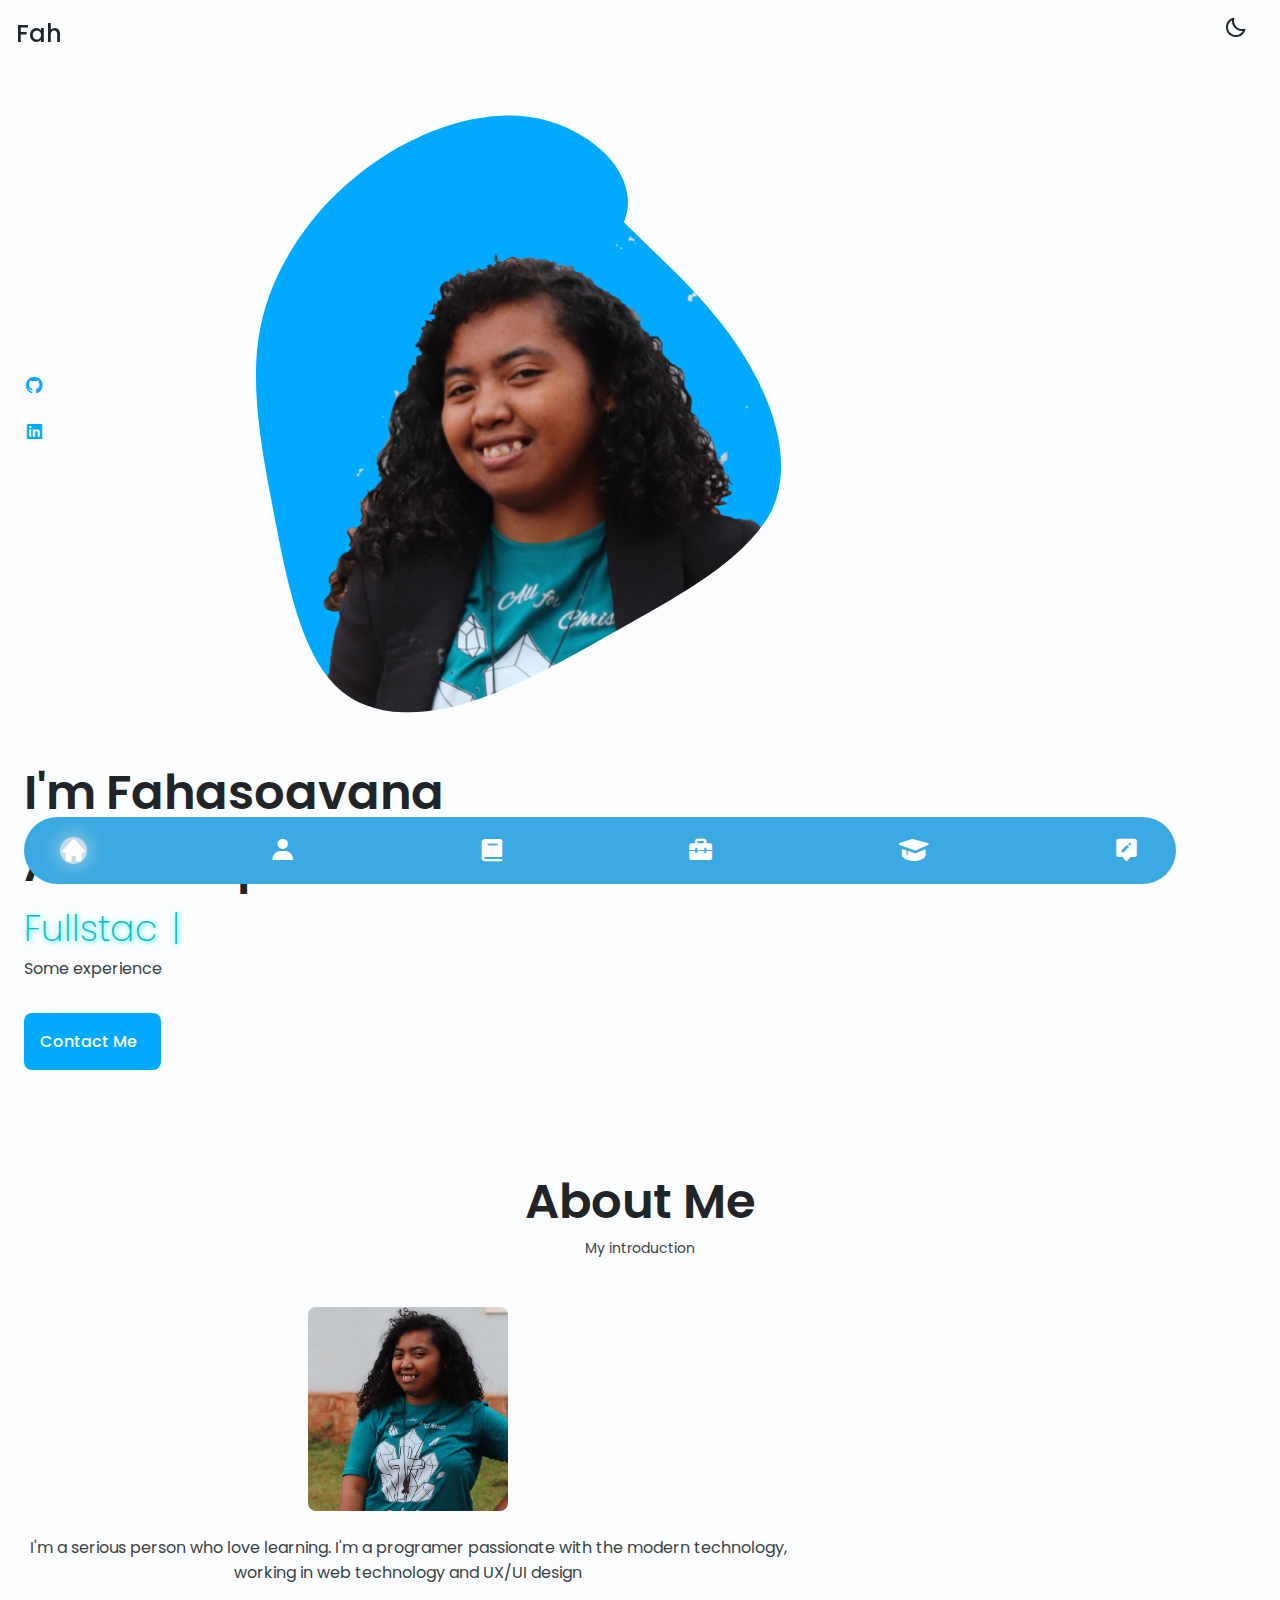
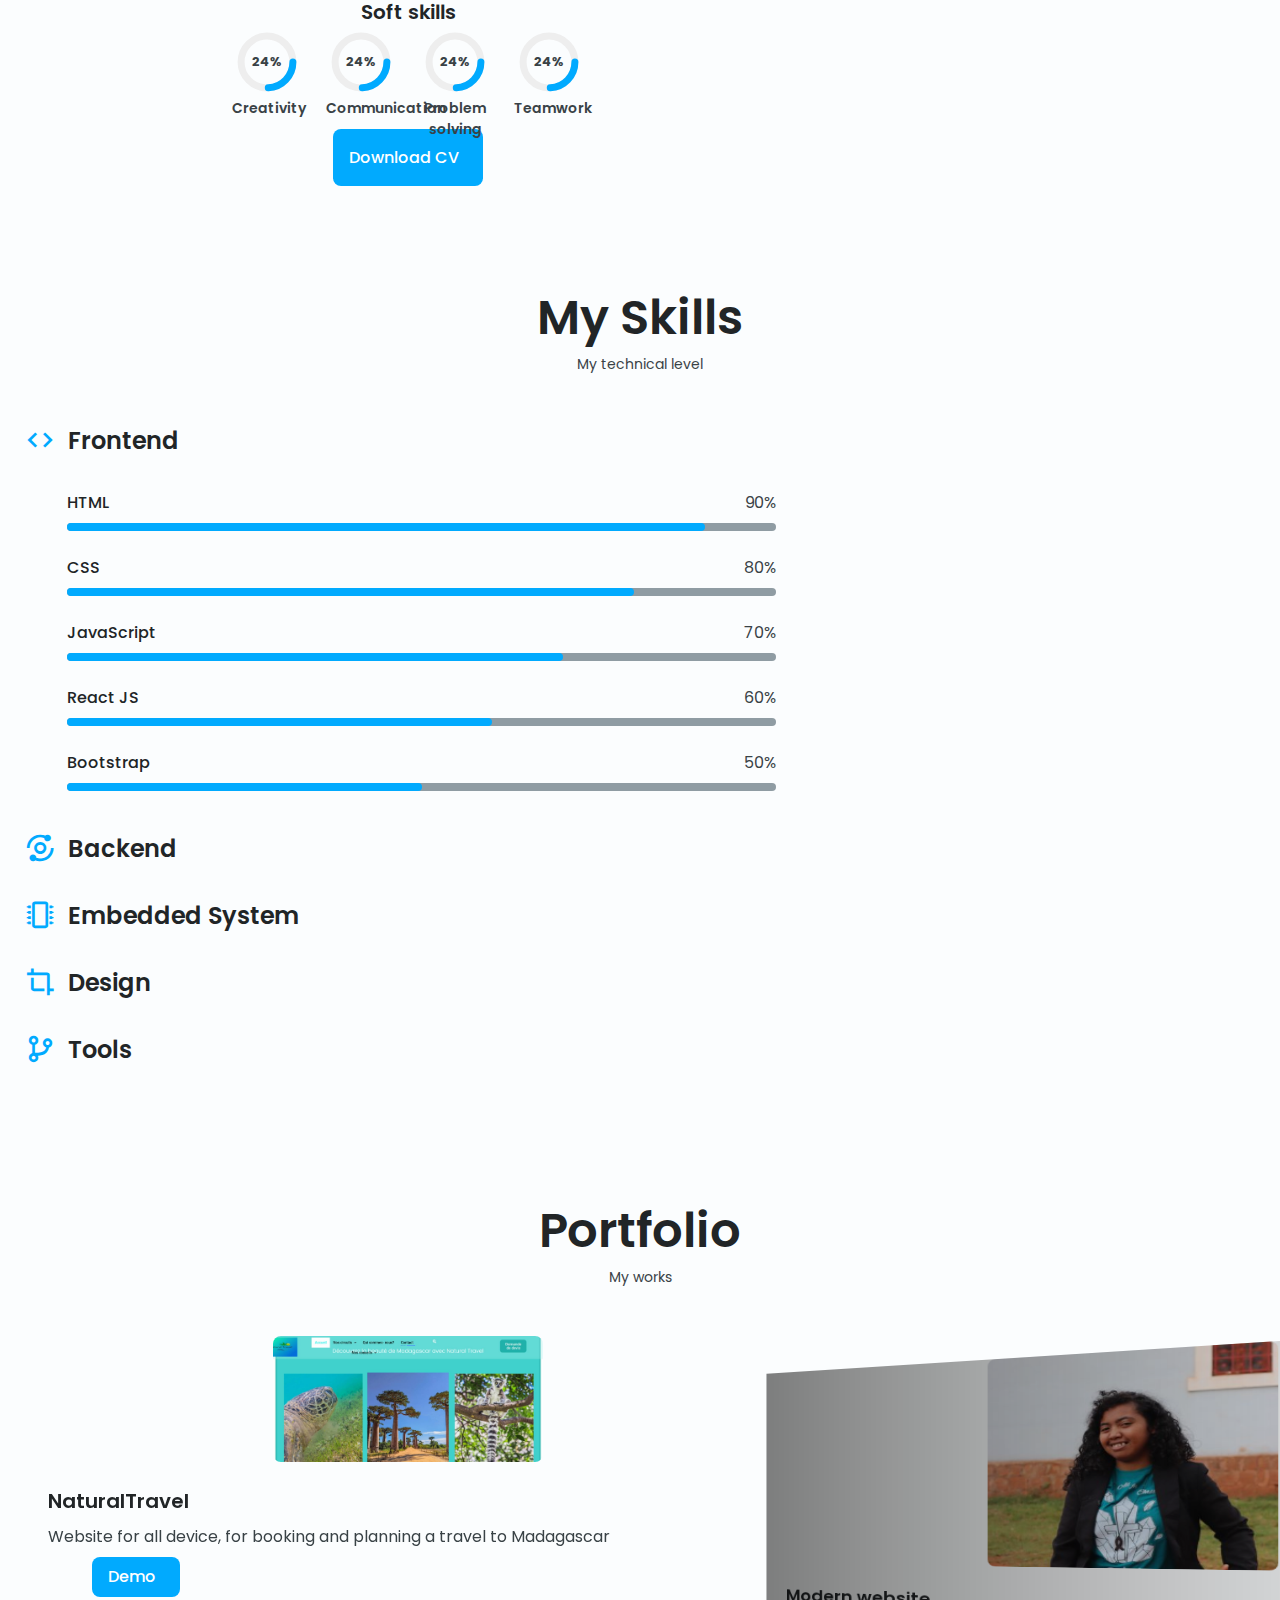
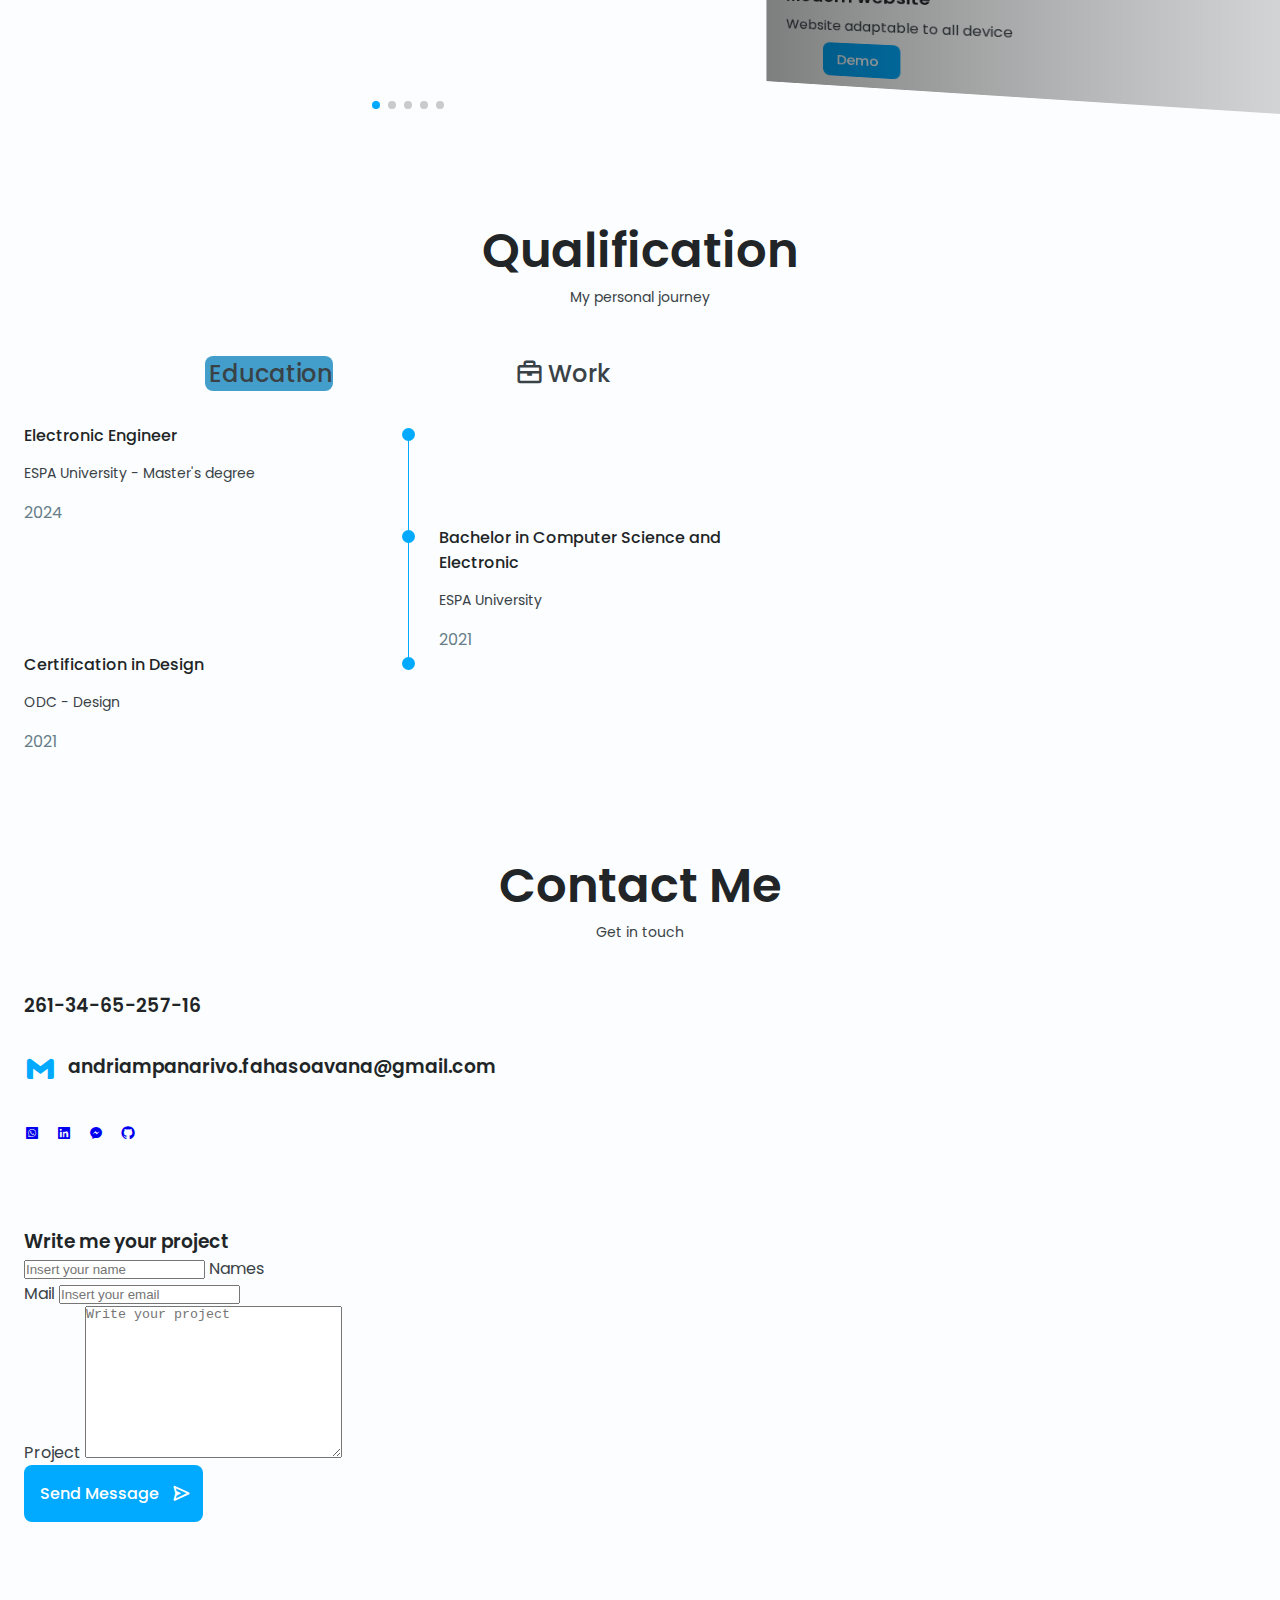
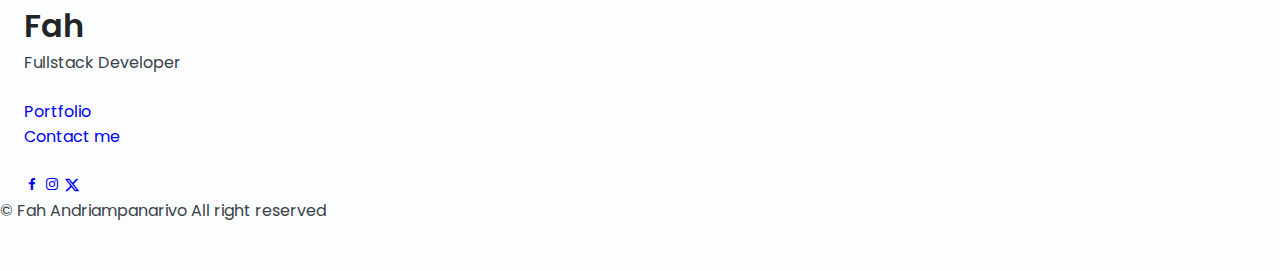
<file: index.html>
<!DOCTYPE html>

<html lang="en-US">
  <head>
     <!--==============META=========== -->
  <meta charset="UTF-8">
  <meta http-equiv="X-UA-Compatible" content="IE=edge">
  <meta name="viewport" content="width=device-width, initial-scale=1.0">

  <!----==========FONT AWESOME===========-->
 <!--<link rel="stylesheet" href="https://cdnjs.cloudflare.com/ajax/libs/font-awesome/6.5.1/css/all.min.css">-->
 <link rel="stylesheet" href="fontawesome/css/all.min.css">

  <!--==============BOXICON========== -->
  <link rel="stylesheet" href='https://unpkg.com/boxicons@2.1.4/css/boxicons.min.css'>


  <!--==============UNICONS=========== -->
  <link rel="stylesheet" href="https://unicons.iconscout.com/release/v4.0.8/css/line.css">

   <!--==============SWIPER CSS=========== -->
 <link rel="stylesheet" href="styleCss/swiper-bundle.min.css">


   <!--============== MAIN CSS=========== -->
  <link rel="stylesheet" href="style.css">

 

   
  </head>
  
    <body>

      <!---============HEADER===============-->
       <header class="header" id="header"> 
         <nav class="nav container">

          <a href="#" class="nav_logo"> Fah </a>
          <div class="nav_menu">
            <ul class="nav_list">

              <li class="nav_item">
                <a href="#home"  class="nav_link active-link"> 
                  <i class="bx bxs-home nav_icon"></i>
                  <span class="nav_text"> Home </span>
                </a>
              </li>

              <li class="nav_item">
                <a href="#about"  class="nav_link"> 
                  <i class="bx bxs-user nav_icon"></i>
                  <span class="nav_text"> About me </span>
                 </a>
              </li>

              <li class="nav_item">
                <a href="#skills" class="nav_link"> 
                  <i class="bx bxs-book nav_icon"></i>
                  <span class="nav_text"> Skills </span> 
                </a>
              </li>

              <li class="nav_item">
                <a href="#portfolio" class="nav_link" > 
                  <i class="bx bxs-briefcase-alt-2 nav_icon"></i> 
                  <span class="nav_text"> Portfolio </span>
                </a> 
              </li>

              <li class="nav_item">
                <a href="#qualification" class="nav_link"> 
                  <i class='bx bxs-graduation nav_icon1'></i>
                  <span class="nav_text">Qualification </span>
                </a>
              </li>

              <li class="nav_item">
                <a href="#contact" class="nav_link"> 
                  <i class='bx bxs-message-alt-edit nav_icon'></i>
                  <span class="nav_text"> Contact </span>
                </a>
              </li>

            </ul>
          </div>

          <!---====Theme change button=====-->
          <i class='bx bx-moon change-theme' id="theme-button"> </i>
          </nav>
       </header>

      

    <!-----=============== MAIN =====================-->  
<main class="main">
    <!--==============Section HOME=========== -->
       <section class="home section" id="home"> 
         <div class="home_container container grid">
          <div class="home_content grid">

            <div class="home_social">
              <a href="https://github.com/Fahsou" target="_blank" class="home_social-icon">
                <i class='bx bxl-github contact_icon'></i> 
              </a>
              <a href="https://www.linkedin.com/in/fah-andriampanarivo-a5270b223/" 
                target="_blank" class="home_social-icon">
                <i class='bx bxl-linkedin-square contact_icon'></i>  
              </a>
            </div>
             
             <div class="home_img">
              <svg class="home_blob" viewBox="0 0 190 190" xmlns="http://www.w3.org/2000/svg">
                <mask id="blobMask">
                  <path fill="white" d="M40,-60C52,-48,64,-38,74,-23C84,-8,91,11,84,26C76,41,55,52,39,61C23,70,11,77,-3,82C-17,87,-35,89,-46,78C-57,67,-61,44,-65,23C-69,2,-72,-17,-67,-34C-62,-51,-50,-67,-34,-78C-18,-89,2,-95,18,-90C34,-85,45,-72,40,-60Z" transform="translate(100 100)" />
                </mask>
                <g mask="url(#blobMask)">
                  <rect class="first-color-bg" x="0" y="0" width="200" height="200" />
                  <image class="home_blob-img" x="15" y="24" width="200" height="200" href="home_img.png" />
                </g>
              </svg>
          </div>

             <div class="home_data">
              <h1 class="home_title"> I'm Fahasoavana Andriampanarivo </h1>
              <h3 id="typed">  </h3>
              <p class="home_description">Some experience</p>
              <a href="#contact" class="button button--flex">
                Contact Me <i class="uil uil-message button_icon"></i>
              </a>
            </div>
         </div>
  
         <div class="home_scroll">
          <a href="#about" class="home_scroll-button button--flex">
            <i class="bx bxs-mouse home_scroll-mouse"></i>
            <span class="home_scroll-name">Scroll down</span>
            <i class="bx bx-down-arrow-alt home_scroll-arrow"></i>
          </a>
         </div>
        </div>
         </section> 

        
    <!--==============Section ABOUT ME=========== -->
       <section class="about section " id="about"> 
        <h2 class="section_title"> About Me </h2>
         <span class="section_subtitle"> My introduction</span>

          <div class="about_container container grid ">

              <img class="about_img" src="abo.JPG" alt="Aboutme">
            
              
             <div class="about_data" >
              <p class="about_description"> I'm a serious person who love learning. 
                I'm a programer passionate with the modern technology, working in web technology and
              UX/UI design </p>
            

            <!--Soft skills plus circle progress bar-->
            
            <div  class="soft-container">
              <h3 class="soft_title"> Soft skills</h3>

              <div class="circle-wrapper">
                
                <div class="progress-container circle-wrap" data-progress="80">
                  <svg class="progress-ring"  width="70" height="70" viewBox="0 0 100 100">
                      <circle class="progress-ring__background" cx="50" cy="50" r="37"></circle>
                      <circle class="progress-ring__circle" cx="50" cy="50" r="37"></circle>
                  </svg>
                  <div class="progress-text">0%</div>
                  <p class="radial-text"> Creativity</p>
              </div>

              <div class="progress-container circle-wrap" data-progress="75">
                <svg class="progress-ring"  width="70" height="70" viewBox="0 0 100 100">
                  <circle class="progress-ring__background" cx="50" cy="50" r="37"></circle>
                  <circle class="progress-ring__circle" cx="50" cy="50" r="37"></circle>
              </svg>
                <div class="progress-text">0%</div>
                <p class="radial-text"> Communication</p>
              </div>

              <div class="progress-container circle-wrap" data-progress="85">
                <svg class="progress-ring"  width="70" height="70" viewBox="0 0 100 100">
                  <circle class="progress-ring__background" cx="50" cy="50" r="37"></circle>
                  <circle class="progress-ring__circle" cx="50" cy="50" r="37"></circle>
              </svg>
                <div class="progress-text">0%</div>
                <p class="radial-text"> Problem solving</p>
              </div>

              <div class="progress-container circle-wrap" data-progress="65">
                <svg class="progress-ring"  width="70" height="70" viewBox="0 0 100 100">
                  <circle class="progress-ring__background" cx="50" cy="50" r="37"></circle>
                  <circle class="progress-ring__circle" cx="50" cy="50" r="37"></circle>
              </svg>
              <div class="progress-text">0%</div>
              <p class="radial-text"> Teamwork</p>
            </div>

           </div>

          </div>
          

          <div class="about_buttons">
            <a download="" href="CV.pdf" class="button button--flex">
             Download CV  <i class="uil uil-import button_icon about_button"></i>
            </a>
           </div>
        </div>

        </div>
      </section>

    <!--==============Section SKILLS=========== -->
      <section class="skills section" id="skills">
          <h2 class="section_title"> My Skills</h2>
          <span class="section_subtitle">My technical level</span>
          <div class="skills_container container grid">
            <div class="skills_containers">
              <!--============== SKILLS 1 / FRONTEND=========== -->
              <div class="skills_content skills_open skills_frontend">
                <div class="skills_header">
                  <i class="bx bx-code skills_icon"></i>

                  <div>
                    <h1 class="skills_title">Frontend</h1>
                  </div>

                  <i class="uil uil-angle-down skills_arrow"></i>
                </div>

                <div class="skills_list grid">

                  <div class="skills_data">
                    <div class="skills_titles">
                      <h3 class="skills_name"> HTML</h3>
                        <span class="skills_number" data-percentage="90"> 90%</span>
                    </div>
                    <div class="skills_bar">
                      <span class="skills_percentage skills_html" style="--skill-percentage: 90%;"></span>
                    </div>
                 </div>

                 <div class="skills_data">
                  <div class="skills_titles">
                    <h3 class="skills_name"> CSS</h3>
                      <span class="skills_number"  data-percentage="80"> 80%</span>
                  </div>
                  <div class="skills_bar">
                    <span class="skills_percentage skills_css" style="--skill-percentage: 80%;"></span>
                  </div>
               </div>

               <div class="skills_data">
                <div class="skills_titles">
                  <h3 class="skills_name"> JavaScript</h3>
                    <span class="skills_number" data-percentage="70"> 70%</span>
                </div>
                <div class="skills_bar">
                  <span class="skills_percentage skills_js" style="--skill-percentage: 65%;"></span>
                </div>
             </div>

             <div class="skills_data">
              <div class="skills_titles">
                <h3 class="skills_name"> React JS</h3>
                  <span class="skills_number" data-percentage="60"> 60%</span>
              </div>
              <div class="skills_bar">
                <span class="skills_percentage skills_react" style="--skill-percentage: 60%;"></span>
              </div>
           </div>

           <div class="skills_data">
            <div class="skills_titles">
              <h3 class="skills_name"> Bootstrap</h3>
                <span class="skills_number" data-percentage="50"> 50%</span>
            </div>
            <div class="skills_bar">
              <span class="skills_percentage skills_boot"></span>
            </div>
          </div>

              </div>
              </div>

              <!--============== SKILLS 2 / BACKEND=========== -->
              <div class="skills_content skills_close">
                <div class="skills_header">
                  <i class="bx bx-analyse skills_icon"></i>

                  <div>
                    <h1 class="skills_title">Backend</h1>
                  </div>

                  <i class="uil uil-angle-down skills_arrow"></i>
                </div>

                <div class="skills_list grid">

                  <div class="skills_data">
                    <div class="skills_titles">
                      <h3 class="skills_name"> PHP</h3>
                        <span class="skills_number" data-percentage="70"> 65%</span>
                    </div>
                    <div class="skills_bar">
                      <span class="skills_percentage skills_php"></span>
                    </div>
                 </div>

                 <div class="skills_data">
                  <div class="skills_titles">
                    <h3 class="skills_name"> SQL / MySQL</h3>
                      <span class="skills_number" data-percentage="65"> 70%</span>
                  </div>
                  <div class="skills_bar">
                    <span class="skills_percentage skills_sql" ></span>
                  </div>
               </div>

               <div class="skills_data">
                <div class="skills_titles">
                  <h3 class="skills_name"> Node JS</h3>
                    <span class="skills_number" data-percentage="60"> 60%</span>
                </div>
                <div class="skills_bar">
                  <span class="skills_percentage skills_node" ></span>
                </div>
             </div>

             <div class="skills_data">
              <div class="skills_titles">
                <h3 class="skills_name"> Python</h3>
                  <span class="skills_number" data-percentage="60"> 65%</span>
              </div>
              <div class="skills_bar">
                <span class="skills_percentage skills_python"></span>
              </div>
           </div>

           <div class="skills_data">
            <div class="skills_titles">
              <h3 class="skills_name"> Java</h3>
                <span class="skills_number" data-percentage="50"> 50%</span>
            </div>
            <div class="skills_bar">
              <span class="skills_percentage skills_java"></span>
            </div>
          </div>

                </div>
              </div>

               <!--============== SKILLS 3 / EMBEDDED SYSTEM=========== -->

               <div class="skills_content skills_close">
                <div class="skills_header">
                  <i class="bx bx-microchip skills_icon"></i>

                  <div>
                    <h1 class="skills_title">Embedded System</h1>
                  </div>

                  <i class="uil uil-angle-down skills_arrow"></i>
                </div>

                <div class="skills_list grid">

                  <div class="skills_data">
                    <div class="skills_titles">
                      <h3 class="skills_name"> C programming language</h3>
                        <span class="skills_number" data-percentage="70"> 70%</span>
                    </div>
                    <div class="skills_bar">
                      <span class="skills_percentage skills_c"></span>
                    </div>
                 </div>
                  
                 <div class="skills_data">
                  <div class="skills_titles">
                    <h3 class="skills_name"> Hardware programming</h3>
                      <span class="skills_number" data-percentage="65"> 65%</span>
                  </div>
                  <div class="skills_bar">
                    <span class="skills_percentage skills_hard"></span>
                  </div>
               </div>

                  <div class="skills_data">
                    <div class="skills_titles">
                      <h3 class="skills_name"> Arduino</h3>
                        <span class="skills_number" data-percentage="75"> 75%</span>
                    </div>
                    <div class="skills_bar">
                      <span class="skills_percentage skills_arduino"></span>
                    </div>
                 </div>

                 <div class="skills_data">
                  <div class="skills_titles">
                    <h3 class="skills_name"> Raspberry pi</h3>
                      <span class="skills_number" data-percentage="60"> 60%</span>
                  </div>
                  <div class="skills_bar">
                    <span class="skills_percentage skills_rpi"></span>
                  </div>
               </div>

              </div>
              </div>

              <!--============== SKILLS 4 / DESIGN=========== -->
              <div class="skills_content skills_close">
                <div class="skills_header">
                  <i class="bx bx-crop skills_icon"></i>

                  <div>
                    <h1 class="skills_title">Design</h1>
                  </div>

                  <i class="uil uil-angle-down skills_arrow"></i>
                </div>

                <div class="skills_list grid">

                  <div class="skills_data">
                    <div class="skills_titles">
                      <h3 class="skills_name"> Photoshop</h3>
                        <span class="skills_number" data-percentage="75"> 75%</span>
                    </div>
                    <div class="skills_bar">
                      <span class="skills_percentage skills_photoshop"></span>
                    </div>
                 </div>

                 <div class="skills_data">
                  <div class="skills_titles">
                    <h3 class="skills_name"> Illustrator</h3>
                      <span class="skills_number" data-percentage="70"> 70%</span>
                  </div>
                  <div class="skills_bar">
                    <span class="skills_percentage skills_illustrator"></span>
                  </div>
               </div>

              </div>
              </div>

              <!--============== SKILLS 5 / TOOLS=========== -->
              <div class="skills_content skills_close">
                <div class="skills_header">
                  <i class="bx bx-git-branch skills_icon"></i>

                  <div>
                    <h1 class="skills_title">Tools</h1>
                  </div>

                  <i class="uil uil-angle-down skills_arrow"></i>
                </div>

                <div class="skills_list grid">

                  <div class="skills_data">
                    <div class="skills_titles">
                      <h3 class="skills_name"> Git</h3>
                        <span class="skills_number" data-percentage="70"> 70%</span>
                    </div>
                    <div class="skills_bar">
                      <span class="skills_percentage skills_git"></span>
                    </div>
                 </div>

                 <div class="skills_data">
                  <div class="skills_titles">
                    <h3 class="skills_name"> Wordpress/CMS</h3>
                      <span class="skills_number" data-percentage="75"> 75%</span>
                  </div>
                  <div class="skills_bar">
                    <span class="skills_percentage skills_cms" ></span>
                  </div>
               </div>

              </div>
              </div>

            </div>
          </div>

      </section>

  <!--========================PORTFOLIO PROJECT CONTENT=========================-->
  <section class="portfolio section" id="portfolio">
    <h2 class="section_title ">Portfolio</h2>
    <span class="section_subtitle">My works</span>

    <div class="portfolio_wrapper">
    <div class="portfolio_container container swiper-container ">
      
       <div class="swiper-wrapper">
           <!--========================PORTFOLIO 1=========================-->

        <div class="portfolio_content  grid swiper-slide portfolio " data-modal="modal1">
          
          <img src="NaturalTravel/NaturalTravel2.jpg" alt="" class="NaturalTravel work_img">
          
          <div class="portfolio_data">
            <h3 class="portfolio_title"> NaturalTravel</h3>
            <p class="portfolio_description"> Website for  all device, for booking 
             and planning a travel to Madagascar </p>
            <span class="button button--flex button--small work_button">
              Demo <i class="uil uil-arrow-right button_icon"></i>
             </span>
             
        </div>
        </div>
          
           
          
         <!--========================PORTFOLIO 2=========================-->
        <div class="portfolio_content grid swiper-slide portfolio2" data-modal="modal2">
          <img src="Fah7.JPG" alt="" class="work_img">

          <div class="portfolio_data">
            <h3 class="portfolio_title">Modern website</h3>
             <p class="portfolio_description"> Website adaptable to all device</p>
            <span  class="button button--flex button--small work_button">
              Demo <i class="uil uil-arrow-right button_icon"> </i>
            </span>
          </div>

        
         </div> 
          
        

        <!--========================PORTFOLIO 3=========================-->
        <div class="portfolio_content grid swiper-slide " data-modal="modal3">
          <img src="Fah7.JPG" alt="" class="work_img">

          <div class="portfolio_data">
            <h3 class="portfolio_title">Modern website</h3>
            <p class="portfolio_description"> Website adaptable to all device</p>
            <span class="button button--flex button--small work_button">
              Demo <i class="uil uil-arrow-right button_icon"> </i>
            </span>
            </div>

          
        </div>

         
        <!--========================PORTFOLIO 4=========================-->
        <div class="portfolio_content grid  swiper-slide" data-modal="modal4">
          <img src="Fah7.JPG" alt="" class="work_img">

          <div class="portfolio_data">
            <h3 class="portfolio_title">Modern website</h3>
            <p class="portfolio_description"> Website adaptable to all device</p>
            <span class="button button--flex button--small work_button">
              Demo <i class="uil uil-arrow-right button_icon"></i>
            </span>
            </div>
        </div>

          
         <!--========================PORTFOLIO 5=========================-->
         <div class="portfolio_content grid swiper-slide" data-modal="modal5">
          <img src="Fah7.JPG" alt="" class="work_img">

          <div class="portfolio_data">
            <h3 class="portfolio_title">Modern website</h3>
            <p class="portfolio_description"> Website adaptable to all device</p>
            <span class="button button--flex button--small work_button">
              Demo <i class="uil uil-arrow-right button_icon"></i>
            </span>
            </div>
          </div>

      </div>
      <!----Add arrows portfolio---->
      <div class="portfolio-button-prev swiper-button-prev">
        <i class="uil uil-angle-left-b swiper-portfolio-icon"></i>
      </div>
      <div class="portfolio-button-next swiper-button-next">
        <i class="uil uil-angle-right-b swiper-portfolio-icon"></i>
      </div>

      <!-----Add pagination portfolio--->
      <div class="portfolio-pagination swiper-pagination"></div>

    </div>
  </div>


  <!-------===============-MODAL DES PORTFOLIO==========================-->

          <!--==========PORTFOLIO MODAL1================-->

          <div class="work_modal" id="modal1">
            <div class="work_modal-content">
              <i class="uil uil-times work_modal-close"> X </i>
        <!---- Swiper---->
        <div class=" work-swiper swiper-container">
          <div class="swiper-wrapper">
          <div  class="modal_img swiper-slide">  <img src="NaturalTravel/nt3.jpg" alt=""> </div>
          <div  class="modal_img swiper-slide"><img src="about1.jpg" alt=""> </div>
        </div>
        <!---- Arrow----->
         <div class="modal-button-next swiper-button-next">
          <i class="bx bxs-chevrons-right swiper-modal-icon"></i>
         </div>
         <div class="modal-button-prev swiper-button-prev">
          <i class="bx bxs-chevrons-left swiper-modal-icon"></i>
         </div> 
        <!---Add pagination-->
         <div class="modal-pagination swiper-pagination"></div>
      </div> 
  
         <!---Texte apres le swiper---->
          <h3 class="work_modal-title">Natural Travel</h3>
          <p> It's a website.</p>
          <ul class="work_modal-works grid">
            <li class="work_modal-work"> Techno 1</li>
            <li class="work_modal-work"> Techno 2</li>
          </ul>
          <a href="https://naturaltravelmadagascar.com" class= "button button--flex button--small"  >
            Go to site <i class="uil uil-arrow-right button_icon"> </i>
          </a>
      </div>
           </div>
  
            <!--===============PORTFOLIO MODAL2=================-->
            <div class="work_modal" id="modal2">
              <div class="work_modal-content">
                <i class="uil uil-times work_modal-close"> X </i>
              <!---- Swiper---->
                <div class=" work-swiper swiper-container">
                  <div class="swiper-wrapper">
                   <div  class="modal_img swiper-slide">  <img src="modal1.png" alt=""> </div>
                    <div  class="modal_img swiper-slide"><img src="about1.jpg" alt=""> </div>
                  
                </div> 
                <!---- Arrow----->
                 <div class="modal-button-next swiper-button-next">
                  <i class="bx bxs-chevrons-right swiper-modal-icon"></i>
                 </div>
                 <div class="modal-button-prev swiper-button-prev">
                  <i class="bx bxs-chevrons-left swiper-modal-icon"></i>
                 </div>
                <!---Add pagination-->
                 <div class="modal-pagination swiper-pagination"></div>
              </div> 
  
                  <!--Texte apres le swiper-->
                  <h3 class="work_modal-title"> SCADA System</h3>
                  <p> It's a website......</p>
                  <ul class="work_modal-works grid">
                    <li class="work_modal-work"> Techno 1</li>
                    <li class="work_modal-work"> Techno 2</li>
                  </ul>
              </div>
            </div>
  
            <!--===============PORTFOLIO MODAL 3=================-->
            <div class="work_modal" id="modal3">
              <div class="work_modal-content">
                <i class="uil uil-times work_modal-close"> X </i>
              <!---- Swiper---->
                <div class="work-swiper swiper-container">
                  <div class="swiper-wrapper">
                    <div  class="modal_img swiper-slide">  <img src="modal1.png" alt=""> </div>
                    <div  class="modal_img swiper-slide"><img src="about1.jpg" alt=""> </div>
                 </div> 
                <!---- Arrow----->
                <div class="modal-button-next swiper-button-next">
                  <i class="bx bxs-chevrons-right swiper-modal-icon"></i>
                </div>
                <div class="modal-button-prev swiper-button-prev">
                  <i class="bx bxs-chevrons-left swiper-modal-icon"></i>
                </div>
                 <!---Add pagination-->
                 <div class="modal-pagination swiper-pagination"></div>
               </div> 
  
                  <!--Texte apres swiper---->
                  <h3 class="work_modal-title">Natural Travel</h3>
                  <p> It's a website......</p>
                  <ul class="work_modal-works grid">
                    <li class="work_modal-work"> Techno 1</li>
                    <li class="work_modal-work"> Techno 2</li>
                  </ul>
              </div>
            </div>
  
            <!--===============PORTFOLIO MODAL 4=================-->
            <div class="work_modal" id="modal4">
              <div class="work_modal-content">
                <i class="uil uil-times work_modal-close"> X </i>
              <!---- Swiper---->
                <div class="work-swiper swiper-container">
                  <div class="swiper-wrapper">
                    <div  class="modal_img swiper-slide">  <img src="modal1.png" alt=""> </div>
                    <div  class="modal_img swiper-slide"><img src="about1.jpg" alt=""> </div>
                </div> 
                <!---- Arrow----->
                <div class="modal-button-next swiper-button-next">
                  <i class="bx bxs-chevrons-right swiper-modal-icon"></i>
                </div>
                <div class="modal-button-prev swiper-button-prev">
                  <i class="bx bxs-chevrons-left swiper-modal-icon"></i>
                </div>
                <!---Add pagination-->
                <div class="modal-pagination swiper-pagination"></div>
               </div> 
  
                  <!---Texte apres swiper-->
                  <h3 class="work_modal-title">Natural Travel</h3>
                  <p> It's a website......</p>
                  <ul class="work_modal-works grid">
                    <li class="work_modal-work"> Techno 1</li>
                    <li class="work_modal-work"> Techno 2</li>
                  </ul>
              </div>
            </div>
   
             <!--===============PORTFOLIO MODAL 5=================-->
             <div class="work_modal" id="modal5">
              <div class="work_modal-content">
                <i class="uil uil-times work_modal-close"> X </i>
              <!---- Swiper modal---->
                <div class="work-swiper swiper-container">
                  <div class="swiper-wrapper">
                    <div  class="modal_img swiper-slide">  <img src="modal1.png" alt=""> </div>
                    <div  class="modal_img swiper-slide"><img src="about1.jpg" alt=""> </div>
                </div>
                <!---- Arrow modal----->
                <div class="modal-button-next swiper-button-next">
                  <i class="bx bxs-chevrons-right swiper-modal-icon"></i>
                </div>
                <div class="modal-button-prev swiper-button-prev">
                  <i class="bx bxs-chevrons-left swiper-modal-icon"></i>
                </div>
                <!---Add pagination modal-->
                <div class="modal-pagination swiper-pagination"></div>
              </div> 
  
                  <!----Texte apres swiper-->
                  <h3 class="work_modal-title">Natural Travel</h3>
                  <p> It's a website......</p>
                  <ul class="work_modal-works grid">
                    <li class="work_modal-work"> Techno 1</li>
                    <li class="work_modal-work"> Techno 2</li>
                  </ul>
              </div>
            </div>
  </section>


  <!------============QUALIFICATION /EDUCATION==============-->
  <section class="qualification section" id="qualification">
    <h2 class="section_title"> Qualification </h2>
    <span class="section_subtitle">My personal journey</span>

    <div class="qualification_container container">
      <div class="qualification_tabs">
        <div class="qualification_button button--flex qualification_active active-tab" data-target="#education">
           <i class="uil uil-graduation-cap qualification_icon "></i>
           Education
        </div>

        <div class="qualification_button button--flex " data-target="#work">
          <i class="bx bx-briefcase qualification_icon"></i>
          Work
       </div>

      </div>

      <div class="qualification_sections">
         <!------============QUALIFICATION CONTENT 1==============-->

         <div class="qualification_content qualification_active" data-content id="education">
           <!------============QUALIFICATION 1==============-->
           <div class="qualification_data">
            <div>
                  <h3 class="qualification_title"> Electronic Engineer</h3>
                  <span class="qualification_subtitle"> ESPA University - Master's degree  </span>
                  <div class="qualification_calendar">
                    <i class="uil uil-calendar-alt"></i>
                    2024
                  </div>
            </div>

            <div>
                <span class="qualification_rounder"></span>
                <span class="qualification_line"></span>
            </div>
           </div>

           <!------============QUALIFICATION 2==============-->
           <div class="qualification_data">

             <div></div>
             <div>
              <span class="qualification_rounder"></span>
              <span class="qualification_line"></span>
            </div>

            <div>
                  <h3 class="qualification_title"> Bachelor in Computer Science and Electronic</h3>
                  <span class="qualification_subtitle"> ESPA University   </span>
                  <div class="qualification_calendar">
                    <i class="uil uil-calendar-alt"></i>
                    2021
                  </div>
            </div>

           
           </div>

           <!------============QUALIFICATION 3==============-->
           <div class="qualification_data">
            <div>
                  <h3 class="qualification_title">Certification in Design</h3>
                  <span class="qualification_subtitle"> ODC - Design  </span>
                  <div class="qualification_calendar">
                    <i class="uil uil-calendar-alt"></i>
                    2021
                  </div>
            </div>

            <div>
                <span class="qualification_rounder"></span>
                <!--<span class="qualification_line"></span>-->
            </div>
           </div>

         </div>

         <!------============QUALIFICATION CONTENT 2==============-->

         <div class="qualification_content" data-content id="work">
          <!------============QUALIFICATION 1==============-->
          <div class="qualification_data">
           <div>
                 <h3 class="qualification_title"> Wordpress Developer </h3>
                 <span class="qualification_subtitle"> Freelance </span>
                 <div class="qualification_calendar">
                   <i class="uil uil-calendar-alt"></i>
                   2024
                 </div>
           </div>

           <div>
               <span class="qualification_rounder"></span>
               <span class="qualification_line"></span>
               <span class="qualification_rounder fin"></span>
           </div>
          </div>
        </div>

      </div>

    </div>
   </section>

   <!----===========CONTACT ME =================-->
    
  
    <section class="contact section" id="contact"> 
         <h2 class="section_title"> Contact Me</h2>
          <span class="section_subtitle">Get in touch</span>
    
         
         <div class="contact_container container grid">
          <!---====Phone and mail ====--->
          <div >
             <div class="contact_information">

              <div class="contact_infos">
              <i class="uil uil-phone contact_icon"></i>
                <div>
                  <h3 class="contact_title"> 261-34-65-257-16</h3>
                </div>
              </div>
             </div>

             <div class="contact_information">

              <div class="contact_infos">
              <a href="mailto:andriampanarivo.fahasoavana@gmail.com" target="_blank" class="contact_mail" >
              <i class="bx bxl-gmail contact_icon"></i>
              </a>
                <div>
                  <h3 class="contact_title"> andriampanarivo.fahasoavana@gmail.com</h3>
                </div>
              </div>
             </div>

             
            
             <div class="contact_information">
              
              <div class="contact_info">
              <!-- Whatsapp-->
                <a href="https://wa.me/261346525716" target="_blank">
                  <i class='bx bxl-whatsapp-square contact_icon'></i>  
                </a>
               <!---- LinkedIn -->
                  <a href="https://www.linkedin.com/in/fah-andriampanarivo-a5270b223/" target="_blank">
                    <i class='bx bxl-linkedin-square contact_icon'></i>  
                  </a>
                  <!---- Messenger --->
                  <a href="https://m.me/Fahasoavana.Andriampanarivo" target="_blank">
                    <i class='bx bxl-messenger contact_icon'></i> 
                  </a>
                  <!---- Github --->
                  <a href="https://github.com/Fahsou" target="_blank">
                    <i class='bx bxl-github contact_icon'></i> 
                  </a>
              </div>
               
             </div>

            

             


          </div>

         <!---====Formulaire====--->
          <div class="contact_content">
            <h3 class="contact_titles"> Write me your project</h3>

            <form action="" class="contact_form">
              <div class="contact_form-div">
                <!--<label for="" class="contact_form-tag"> Names</label>-->
                <input type="text" placeholder="Insert your name" class="contact_form-input">
                <label for="" class="contact_form-tag"> Names</label>
              </div>

              <div class="contact_form-div">
                <label for="" class="contact_form-tag">Mail</label>
                <input type="email" placeholder="Insert your email" class="contact_form-input">
              </div>

              <div class="contact_form-div contact_form-area">
                <label for="" class="contact_form-tag">Project</label>
               <textarea name="" id="" cols="30" rows="10" placeholder="Write your project" 
                   class="contact_form-input"></textarea>
              </div>

              <div>
                <a href="" class="button button--flex">
                  Send Message <i class="bx bx-send button_icon"></i>
                </a>
              </div>
            </form>
          </div>

         </div>

    </section>

</main>

<!----====================FOOTER ==========================-->
    <footer class="footer">
      <div class="footer_bg">
        <div class="footer_container container  grid"> <!--container-->
          <div>
            <h1 class="footer_title">Fah</h1>
            <span class="footer_subtitle"> Fullstack Developer</span>
          </div>

          <ul class="footer_links">
            <li>
              <a href="#portfolio" class="footer_link"> Portfolio</a>
            </li>

            <li>
              <a href="#contact" class="footer_link"> Contact me</a>
            </li>
          </ul>

          <div class="footer_social">
            <a href="https://www.facebook.com/Fahasoavana.Andriampanarivo" target="_blank" class="footer_social">
              <i class="bx bxl-facebook"></i>
            </a>
            
            <a href="https://www.instagram.com/fah_andriampanarivo"  target="_blank" class="footer_social">
              <i class="bx bxl-instagram"></i>
            </a>

            <a href="https://x.com/FahWonAmpanar" target="_blank" class="footer_social">
              <i class="fa-brands fa-x-twitter"></i>
            </a>

          </div>
  

        </div>

      
        <p class="footer_copy">&#169; Fah Andriampanarivo All right reserved</p>
      </div>
 </footer>

 <!--=======================SCROLL TOP==================-->

 <a href="#" class="scrollUp" id="scroll-up">
   <i class="uil uil-arrow-up scrollup_icon"></i>
 </a>
        




<!--============SWIPER JS=====================-->  

<script src="swiperJs/swiper-bundle.min.js"></script>


 <!--============MAIN JS=====================-->     
       <script src="script1.js"></script>
    </body>
</html>
</file>
<file: style.css>
/* ===GOOGLE FONTS====*/

@import url('https://fonts.googleapis.com/css2?family=Poppins:ital,wght@0,100;0,200;0,300;0,400;0,500;0,600;0,700;0,800;0,900;1,100;1,200;1,300;1,400;1,500;1,600;1,700;1,800;1,900&display=swap');


/*=========Variables CSS==========*/

:root{
  --header-height: 3rem;

/*============Color===========*/
  /*===Change favorite color====*/
  /*= HSL: Hue (teinte), Saturation (gris) Lightness=*/
--hue-color: 200; /*purple 250 - green 142 -blue 230 pink 340*/

--first-color: hsl(200, 99%, 50%);
--first-color-second: hsl(200,100%, 50% );
--first-color-alt: hsl(200,57%, 53% ) ;
--first-color-lighter: hsl(200, 10%, 60%);
--title-color: hsl(200, 8%, 14%);
--text-color: hsl(200, 10%, 25% );             
--text-color-light: hsl(199, 14%, 47%);
--input-color: hsl(200,60%, 90% );
--body-color: hsl(200, 60%, 99%);
--nav-color: hsl(200, 90%, 70%);
--container-color: #FFF;
--scroll-bar-color: hsl(200, 12%, 89%);
--scroll-thumb-color: hsl(200, 12%, 79%);

/*========Font and typography=========*/

--body-font: 'Poppins', sans-serif;

/*.5rem = 8px, 1rem =16px , 1.5rem= 24px*/
--big-font-size: 2rem;
--h1-font-size: 1.5rem;
--h2-font-size: 1.25rem;
--h3-font-size: 1.125rem;
--normal-font-size: .938rem;
--small-font-size: .813rem;
--smaller-font-size: .75rem;
 
/*=======Font weight=======*/
--font-medium: 500;
--font-semi-bold: 600;

/*=====Margin bottom======*/
  /*.25rem = 4px, .5rem = 8px, .75rem =12px*/

  --mb-0-25: .25rem;
  --mb-0-5: .5rem;
  --mb-0-75: .75rem;
  --mb-1: 1rem ;
  --mb-1-5: 1.5rem ;
  --mb-2:  2rem;
  --mb-2-5: 2.5rem ;
  --mb-3: 3rem ;

  /*====z index====*/
  --z-tooltip: 10 ;
  --z-fixed: 100;
  --z-modal: 1000;

}

/*====Font size for large device====*/
@media screen and (min-width: 767px){
  :root{
--big-font-size: 3rem;
--h1-font-size: 2.25rem;
--h2-font-size: 1.5rem;
--h3-font-size: 1.25rem;
--normal-font-size: 1rem;
--small-font-size: .875rem;
--smaller-font-size: .813rem;
 
  }
}

/*=====Variable dark theme======*/

/*=====Button Dark/ light======*/

.change-theme{
  position: fixed;
  top: 1rem;
  right:1rem;
  /*display: flex;
  align-items: center;*/
  font-size: 1.5rem;
  color: var(--title-color);
  margin-right: var(--mb-1);
  cursor: pointer;
  transition: .3s;
}

.change-theme:hover{
  color: var(--first-color);
}

/*========Variable Dark/Theme=========*/
body.dark-theme{

--first-color-second: hsl(200, 35%, 13%);
--title-color: hsl(200, 8%, 95%);
--text-color: hsl(200, 10%, 75% );             
--input-color: hsl(200,29%, 16% );
--body-color: hsl(200, 28%, 12%);
--nav-color: hsl(200, 90%, 70%);
--container-color: hsl(200, 29%, 16%);
--scroll-bar-color: hsl(200, 12%, 48%);
--scroll-thumb-color: hsl(200, 12%, 36%);
}


/*===============BASE============*/
*
{
  margin: 0;
  padding: 0;
  box-sizing: border-box;
}

html{
  scroll-behavior: smooth;
}

body
{
  background-color: var(--body-color);
  width: 100%;
  margin: 0 0 var(--header-height) 0;
  font-family: var(--body-font);
  font-size: var(--normal-font-size);
  color: var(--text-color);
  
}

h1, h2, h3{
  color: var(--title-color);
  font-weight: var(--font-semi-bold);
}

ul{
  list-style: none;

}

a{
  text-decoration: none;
}

img{
  max-width: 100%;
  height: auto;
}

/*======= REUSABLE CSS CLASSES===========*/
.section{
  padding: 2rem 0 4rem;
}

.section_title{
  font-family: var(--h1-font-size);
}

.section_subtitle{
  display: block;
  font-size: var(--small-font-size);
  margin-bottom: var(--mb-3);
}

.section_title, 
.section_subtitle{
  text-align: center;
}

/*========LAYOUT==============*/
.container{
  max-width: 768px;
  margin-left: var(--mb-1-5);
  margin-right: var(--mb-1-5);
}

.grid{
  display: grid;
  gap: 1.5rem;
}



/*=======HEADER & NAV===============*/

.header{
  position: fixed;
  top:0;
  left:0;
  width: 100%;
  background-color: var(--body-color);
  z-index: var(--z-fixed) ;
}

.nav{
  height: var(--header-height);
  display: flex;
  justify-content: space-between;
  align-items: center;
}

.nav_logo{
  color: var(--title-color);
  font-weight: var(--font-medium);
  font-size: var(--h2-font-size);
  position: fixed;
  top: 1rem;
  left: 1rem;

}

.nav_logo:hover{
  color: var(--first-color);
}

.nav_menu{
  position: fixed;
  bottom: 1rem;
  background-color: hsl(200, 74%, 56%);
  width: 90%;
  border-radius: 4rem;
  padding: 1rem 2.25rem;
  backdrop-filter: blur(1px);
}
 

.nav_list{
  display: flex;
  justify-content: space-between;
  align-items: center;
  gap: 1px;
}

.nav_list .nav_text{
  display: none;
}

.nav_link{
  color: #fff;
  font-size: 1.6rem;
 /* padding: .4rem;*/
  display: flex;
  border-radius: 5rem;
  text-decoration: none;
}

.nav_icon{
  font-size: 1.7rem;
  font-weight: var(--font-medium);
}

.nav_icon1{
  font-size: 2.2rem;
  font-weight: var(--font-medium);
}



.nav_item{
  display:flex;
}

/*=======Active link=========*/
.active-link{
  background: linear-gradient(180deg,
              hsl(202, 32%, 85%),
              hsl(200, 52%, 84%) );
  box-shadow: 0 0 18px  hsl(200, 45%, 81%) ;
}



/*=================HOME=====================*/
.home_container{
  gap: 1rem;
}

.home_content{
  grid-template-columns: .5fr 3fr;
  padding-top: 3.5rem;
  align-items: center;
}

.home_social{
  display: grid;
  grid-template-columns: max-content;
  row-gap: 1rem;
}

.home_social-icon{
  font-size: 1.25rem;
  color: var(--first-color); 
}

.home_social-icon:hover{
  color: var(--first-color-alt);
}

.home_blob{
 /* width: 250px;
  fill: var(--first-color);*/
 /* background-color: var(--first-color);*/
  overflow: hidden;
}

.first-color-bg{
  fill: var(--first-color);
}

/*.home_img{
  width: 250px;
}*/

.home_blob::after {
  content: "";
  position: absolute;
  top: 0;
  left: 0;
  width: 100%;
  height: 100%;
  background-color: var(--first-color); /* Applique la couleur de fond */
  opacity: 0.6;  /* Ajuste l'opacité pour voir l'image en dessous */
  z-index: 2;  /* S'assure que l'overlay soit au-dessus de l'image */
}
.home_blob-img{
  position: absolute;
  top: 0;
  left: 0;
  width: 100%;
  height: 100%;
  object-fit: cover; 
  z-index: 1;
}

.home_data{
  grid-column: 1/3;
}

.home_title{
  font-size: var(--big-font-size);
}

.home_subtitle{
  font-size: var(--h3-font-size);
  color: var(--text-color);
  font-weight: var(--font-medium);
  margin-bottom: var(--mb-0-75);
}

.home_description{
  margin-bottom: var(--mb-2);
}

.home_scroll{
   display: none;
}

.home_scroll-button{
 color: var(--first-color);
 transition: .3s;
}

.home_scroll-button:hover{
  transform: translateY(0.25rem); 
}

.home_scroll-mouse{
  font-size: 2rem;
}

.home_scroll-name{
  font-size: var(--small-font-size);
  color: var(--title-color);
  font-weight: var(--font-medium);
  margin-right: var(--mb-0-25);
}

.home_scroll-arrow{
  font-size: 1.25rem;
}

/*=======TYPED TEXT=======*/
#typed{
  display: inline-block;
  color:#1ab6bb;
  font-size: var(--h1-font-size) ;
  font-weight: 200;
  text-shadow:#0eff 1px 1px 5px;
}

#typed::after{
  content: "|";
  display: inline-block;
  height: 100%;
  width: 3px;
  position: relative;
  right: -15px;
  top:0;
  animation: cursor 1s infinite;
}

@keyframes cursor {
  0% {
    opacity: 1;
  }
  50%{
    opacity: 0;
  }
  100%{
    opacity: 1;
  }
  
}

/*=======BUTTONS=========*/
.button{
  display: inline-block;
  background-color: var(--first-color);
  color: #FFF;
  padding: 1rem;
  border-radius: .5rem;
  font-weight: var(--font-medium);
}

.button:hover{
  background-color: var(--first-color-alt);
}

.button_icon{
  font-size: 1.25rem;
  margin-left: var(--mb-0-5);
  transition: .3s;
}

.button--flex{
  display: inline-flex;
  align-items: center;
}


/* =============Section about me===============*/


.about_img{
 width: 200px;
 border-radius: .5rem;
 justify-self: center;
 align-self: center;
}

.about_description{
  text-align: center;
  margin-bottom: var(--mb-0-75);
  font-size: var(--normal-font-size);
}

.about_buttons{
  display: flex;
  justify-content: center;
}




/*Soft container*/
.soft-container{
display: flex;
flex-direction: column;
align-items: center;
justify-content: center;
width: 100%;
/*max-width: 450px; /* Ajuste la largeur pour éviter qu'il soit trop écarté */
margin-bottom: var(--mb-2);
text-align: center;
}


/*soft title*/
.soft_title{
font-size: var(--h3-font-size);
font-weight: var(--font-semi-bold);
color: var(--title-color);
}

/*Soft skills et les cercles*/
.circle-wrapper{
 display: flex;
 flex-wrap: nowrap;
 gap: 1.5rem;
 justify-content: center;
 align-self: center;
 /*overflow-x: auto;*/
 
}

/*Progress bar radial*/
.progress-container{
  position: relative;
  width: 70px;
  height: 70px;
  flex-shrink: 0;

}

.progress-ring{
  width: 100%;
  height: 100%;
}

/*cercle de fond*/
.progress-ring__background{
  fill: none;
  stroke: #eee;
  stroke-width: 10;
}

.progress-ring__circle{
  fill: none;
  stroke: #00aaff;
  stroke-width: 10;
  stroke-linecap: round;
  stroke-dasharray: 232; /* 2*Pi*r */
  stroke-dashoffset: 232;
  transition: stroke-dashoffset 1s ease-in-out;
}

.progress-text{
  position: absolute;
  top: 50%;
  left: 50%;
  transform: translate(-50%, -50%);
  font-size: 13px;
  font-weight: bold;
  color: var(--text-color);
}

.radial-text{
  text-align: center;
  font-size: var(--small-font-size);
  font-weight: var(--font-semi-bold);
  position: relative;
  bottom: 6px;
  color: var(--text-color);
}

/*=============My skills section==============*/

/*@media only screen and (min-width:767px){
  .skills_containers{
    display: grid;
    grid-template-columns: repeat(2, 1fr);
    gap: 2rem;
  }

  .skills_content{
    display:block; /* garde l'affichage par defaut
  }
   
 
  
}*/


.section{
  padding: 2rem 0 4rem;
}

.section_title{
  font-size: 3rem;
}

.section_subtitle{
  display: block;
}

.skills_container{
  row-gap: 0;
}

.skills_header{
  display: flex;
  align-items: center;
  margin-bottom: 2rem;
  cursor: pointer;
}

.skills_icon, 
.skills_arrow{
font-size: 2rem;
color: #00aaff;
}

.skills_icon{
  margin-right: 0.75rem;
}

.skills_title{
  font-size: 1.5rem;
}

.skills_arrow{
  margin-left: auto;
  transition: .4s;
}

.skills_list{
  row-gap: 1.5rem;
  padding-left: 2.7rem;
  padding-right: 1rem;
}
.skills_titles{
  display: flex;
  justify-content: space-between;
  margin-bottom: 0.5rem;
}

.skills_name{
  font-size: var(--normal-font-size);
  font-weight: var(--font-medium);
}

.skills_bar, 
.skills_percentage{
  height: 8px;
  border-radius: .25rem;
}

.skills_bar{
  background-color: var(--first-color-lighter);
}

.skills_percentage{
  display: block;
  background-color: var(--first-color);
}

@media only screen and(max-width: 767px) {
  .skills_bar{
    width: 80%;
    margin: auto;
  }
}

.skills_html{
  width: 90%;
}

.skills_css{
  width: 80%;
}

.skills_js{
  width: 70%;
}

.skills_react{
  width: 60%;
}

.skills_boot{
  width: 50%;
}

.skills_php{
  width: 65%;
}

.skills_sql{
  width: 70%;
}

.skills_node{
  width: 60%;
}

.skills_python{
  width: 65%;
}

.skills_java{
  width: 50%;
}

.skills_c{
  width: 70%;
}

.skills_hard{
  width: 65%;
}

.skills_arduino{
  width: 75%;
}

.skills_rpi{
  width: 60%;
}

.skills_photoshop{
  width: 75%;
}

.skills_illustrator{
  width: 70%;
}

.skills_git{
  width: 70%;
}

.skills_cms{
  width:75%;
}

.skills_close .skills_list{
  height: 0;
  overflow: hidden;
}

.skills_open .skills_list{
  height: max-content;
  margin-bottom: 2.5rem;
}

.skills_open .skills_arrow{
  transform: rotate(-180deg);
}

/*=====Medium device for skills======*/

/*==================PORTFOLIO CONTENT=================*/
.portfolio_container{
  overflow: initial;
  
}

.NaturalTravel{
  width: 100%;
 /*background-image: url('NaturalTravel/NaturalTravel\ 1.png');*/
}

.portfolio_wrapper{
  overflow: hidden;
  width: 100%;
}

.portfolio_content{
  padding: 0 1.5rem;
  position: relative;
}

.work_img{
  width: 270px;
  border-radius: .5rem;
  justify-self: center;

}

@media only screen and (max-width: 767px) {
  .portfolio_content-swiper-slide-shadow{
   display: none;
  }
  
}

.portfolio_title{
  font-size: var(--h3-font-size);
  margin-bottom: var(--mb-0-5);
}

.portfolio_description{
  margin-bottom: var(--mb-0-75);
}

.portfolio-button-prev::after,
  .portfolio-button-next::after{
 content: "";
  }

.swiper-portfolio-icon{
    font-size: 4rem;
    color: var(--first-color);
    font-weight: bold;
  }

.portfolio-button-prev{
  left: -.2rem;
}

.portfolio-button-next{
  right: -.2rem;
}

.swiper-container-horizontal > .swiper-pagination-bullets{
  bottom: -2.5rem;
}

.swiper-pagination-bullet-active{
  background-color: var(--first-color);
}

.swiper-button-prev,
.swiper-button-next,
.swiper-pagination-bullet{
  outline: none;
}

.work_button{
 /* position: absolute;
  top: -10px;
  /*left: 50%;*/
  transform: translate(50%, -10%);
  height: 2.5rem;
  
  z-index: 2;
}

.portfolio-pagination{
 transform: translateY(20%);
  
  
  z-index: 1;
}

.work_button:hover, .button_icon{
  transform: translateX(.25rem);
 
}

.portfolio_data{
  padding-bottom: .5rem;
}



/*========MODAL PORTFOLIO=====*/
.work_modal{
  position: fixed;
  top:0;
  left:0;
  right:0;
  bottom:0;
  background-color: rgba(0,0,0,.5); /*ovaina .5 rehefa avy eo*/
  display: flex;
  align-items: center;
  justify-content: center;
  padding: 0 1rem;
  z-index: 9999;
  opacity: 0;
  visibility: hidden;
  transition: opacity 0.3s ease, visibility 0.3s ease;
}

.work_modal-content{
 width: auto;
 overflow: hidden;
  background-color: #eee;
  padding: 1.5rem;
  border-radius: .5rem;
  transition: none;
}

.modal_img{
  width:200px;
  height: auto;
  object-fit: contain;
}

.modal-button-prev::after,
.modal-button-next::after{
content: "";
}

.swiper-modal-icon{
  font-size: 4rem;
  color: var(--first-color);
  /*font-weight: bold;*/
}

.modal-button-prev{
  left: 1rem;
}

.modal-button-next{
  right: 1rem;
}

/*
.work_modal-works{
  row-gap: 1rem;
}

.work_modal-work{
  display: flex; 
}

.work_modal-title{
  font-size: 1.5rem;
  font-weight: bold;
  margin-bottom: 1.5rem;
}*/

.work_modal-close{
  position: absolute;
  top: 1rem;
  right: 1rem;
  font-size: 1.5rem;
  z-index: 10000;
  color:#00aaff;
  cursor: pointer;
}

/*===Active modal Portfolio===*/
.active-modal{
  opacity: 1;
  visibility: visible;
}





/*=============QUALIFICATIONS==========*/

.qualification_tabs{
  display: flex;
  justify-content: space-evenly;
  margin-bottom: var(--mb-2);
}

.qualification_button{
  font-size: var(--h2-font-size);
  font-weight: var(--font-medium);
  cursor: pointer;
  color: var(--text-color);
}


.qualification_icon{
  font-size: 1.8rem;
  margin-right: var(--mb-0-25);
}

.qualification_data{
  display: grid;
  grid-template-columns: 1fr max-content 1fr;
  column-gap: 1.5rem;
}

.qualification_title{
  font-size: var(--normal-font-size);
  font-weight: var(--font-medium);
  margin-bottom: var(--mb-0-75);

}

.qualification_subtitle{
  display: inline-block;
  font-size: var(--small-font-size);
  margin-bottom: var(--mb-1);
}

.qualification_calendar{
  font-size: var(--normal-font-size);
  color: var(--text-color-light);
}

.qualification_rounder{
  display: inline-block;
  width: 13px;
  height: 13px;
  background-color: var(--first-color);
  border-radius: 50%;
}

.qualification_line{
  display: block;
  width: 1px;
  height: 100%;
  background-color: var(--first-color);
  transform: translate(6px, -7px);
}

.fin{
  transform: translateY(-7px);
}

.qualification [data-content]{
  display: none;
 }

.qualification_active[data-content]{
  display: block;
}

.active-tab{
  background-color: var(--first-color-alt);
  border-radius: .5rem;
}


/*=====================CONTACT===================*/
.contact_container{
  row-gap: 3rem;
  margin-bottom: var(--mb-1);

}

.contact_information{
  display: flex;
  margin-bottom: var(--mb-2);
}

.contact_info{
  display: flex;
  gap: 1rem;
}

.contact_infos{
  display: flex;
}

.contact_mail{
  font-size: var(--h3-font-size) ;

.contact_icon{
  font-size: 2rem;
  text-decoration: none;
  color: var(--first-color);
  margin-right: var(--mb-0-75);
}

.contact_title{
  font-size: var(--h3-font-size);
  transform: translateY( 8px);
}

.contact_titles{
  font-size: var(--h3-font-size);
  margin-bottom: var(--mb-0-75);
}

.contact_form-div{
  position: relative;
  display: flex;
  flex-direction: column;
  margin-bottom: 2rem;
  height: 4rem;
}

.contact_form-input{
  position: absolute;
  top:0;
  left:0;
  width: 80%;
  height: 100%;
  border: 2px solid var(--first-color);
  background: none;
  color:#00aaff;
  outline: none;
  padding: 1.5rem;
  border-radius: .75rem;
  z-index: 1;
}

.contact_form-tag{  
  position: absolute;
  top:0;
  left: 1rem;
  font-size: var(--normal-font-size);
  font-weight: var(--font-semi-bold);
  transform: translateY(-50%);
  padding: 0 5px;
  font-size: 1rem;
  background: var(--body-color);
  color: var(--text-color);
  z-index: 2;
}
.contact__form input,
.contact__form textarea {
  border: 2px solid #007bff;
  border-radius: 0.5rem;
  padding: 1rem;
  font-size: 1rem;
  outline: none;
  transition: border-color 0.3s ease;
}

.contact__form input:focus,
.contact__form textarea:focus {
  border-color: #0056b3;
}

.contact__form input:hover,
.contact__form textarea:hover {
  border-color: #3399ff;
}


.contact_form-area{
  height: 11rem;
}

.contact_form-area textarea{
  resize: none;
}

.send{
  width:10rem;
  height: 2.5rem;
  font-size: 1rem;
  color: #feffff;
  background-color: #00aaff;
  border-radius: 10px; 
  border: none;
}


/*==================FOOTER===================*/
.footer{
  padding-top: 2rem;
  width: 100%;
  background-color: var(--first-color-second);

}

.footer_container{
row-gap: 3.5rem;

}


.footer_bg{
 background-color: var(--first-color-second);
  padding: 2rem 0 3rem;

}

.footer_title{
  font-size: var(--h1-font-size);
  margin-bottom: var(--mb-0-25);
}

.footer_subtitle{
  font-size: var(--small-font-size);

}

.footer_links{
  display:flex;
  flex-direction: column;
  row-gap: 1.5rem;
}

.footer_link:hover{
  color: var(--first-color-lighter) ;
}

.footer_social{
  font-size: 1.25rem;
  margin-right: var(--mb-1-5);
}

.footer_social:hover{
  color: var(--first-color-lighter);
}

.footer_copy{
  font-size: var(--smaller-font-size);
  text-align: center;
  color: var(--text-color-light);
  margin-top: var(--mb-3);
}

.footer_title,
.footer_subtitle,
.footer_link,
.footer_social{
  color: #FFF;
}





/*=================SCROLL UP==================*/

.scrollUp{
  position: fixed;
  right: 1rem;
  bottom: -20%;
  background-color: var(--first-color);
  opacity: .8;
  padding: 0 .3rem;
  border-radius: .4rem;
  z-index: var(--z-tooltip);
  transition: .4s;
}

.scrollup:hover{
  background-color: var(--first-color);
}

.scrollup_icon{
  font-size: 1.5rem;
  color: #fff;
}

/*=====Show scroll=====*/
.show-scroll{
 bottom: 5rem;
}

/*======== SCROLL BAR==========*/
::-webkit-scrollbar{
  width: .60rem;
  background-color: var(--scroll-bar-color);
  border-radius: .5rem;

}

::-webkit-scrollbar-thumb{
  background-color: var(--scroll-thumb-color);
  border-radius: .5rem;
}

::-webkit-scrollbar-thumb:hover{
  background-color: var(--text-color-light);
}

/*============== MEDIA QUERIES =============*/
    /*For small device*/
@media only screen and (max-width: 350px ) {
  .container{
    margin-left: var(--mb-1);
    margin-right: var(--mb-1);
  }

  .home_content{
    grid-template-columns: .25fr 3fr ;
  }

  .home_blob{
    width: 250px;
  }

  .skills_title{
    font-size: var(--normal-font-size);
  }

  .radial-text{
    font-size: var(--smaller-font-size);
  }

  .qualification_data{
    gap: .5rem;
  }
  
  
  
}

 /* responsive portfolio*/
@media screen and(max-width: 768px) {
  .portfolio_content-swiper-slide{
    width: 100% !important;
    max-width: 320px;
    margin: 0 auto;
  }
}

/*For medium device*/
@media only screen and (min-width: 568px){
  .home_content{
    grid-template-columns: max-content 1fr 1fr;
  }

  .home_data{
    grid-column: initial;
  }

  .home_img{
    width: 450px;
    order: 1;
    justify-self: center;
  }

  .about_container{
    grid-template-columns: repeat(2, 1fr);
  }

  .about_img{
    width: 300px;
  }

  .about_description{
    font-size: var(--h3-font-size);
  }

  .about_buttons{
    display: flex;
    justify-content: center;

  }
  
  .soft-container{
    margin-bottom: 2rem;
  }

  .circle-wrapper{
    gap: 2rem;
  }

  .about_button{
    font-size: var(--h3-font-size);
  }

  .skills_containers{
    display: grid;
    grid-template-columns: repeat(2, 1fr);
    gap: 3rem;
  }

  .skills_content{
    display:block; /* garde l'affichage par defaut*/
  }

  .qualification_sections{
    display: grid;
    grid-template-columns: .5fr;
    justify-content: center;
  }

  .portfolio_content{
    grid-template-columns: repeat(2, 1fr);
  }
  
  .contact_container,
  .footer_container{
    grid-template-columns: repeat(2, 1fr);
  }
  
  .contact_container{
    gap: 1.5rem;
  }
}

@media screen and (min-width: 768px){
  .container{
    margin-left: auto;
    margin-right: auto;
  }
  body{
    margin: 0;
  }

  .section{
    padding: 6rem 0 2rem;
  }

  .section_subtitle{
    margin-bottom: 4rem;
  }

  .nav_menu{
    top: 0;
    bottom: initial;
  }

   .header,
  .main,
  .footer_container{
    padding: 0 1.5rem;
  }

  .nav{
    height: calc(var(--header-height) + 1.5rem);
    column-gap: 1rem;
  }

  .nav_icon, .nav_icon1{
    display: none;
  }

  .nav_list{
   justify-content: center;
   /* align-items: center;*/
   column-gap: 2rem;
   margin-right: 2rem;
  }

  .nav_list .nav_text{
    display: flex;
    color: var(--text-color);
    font-size: var(--h3-font-size);
    font-weight: var(--font-medium);
  }

  .nav_menu{
    background-color: var(--body-color);
  }

  .active-link{
    background: var(--first-color-second);
  }

  .change-theme{
    top: var(--mb-0-75);
    right: var(--mb-1);

  }

  .home_container{
    row-gap: 5rem;
  }
  
  .home_content{
    padding-top: 5.5rem;
    column-gap: 2rem;
  }
  /*.home_blob{
  width: 270px;
}*/
  
  .home_scroll{
    display: block;
  }

  .home_scroll-button{
    margin-left: 3rem;

  }

  .about_container{
    column-gap: 5rem;
    margin-left: 5rem;
  }

  .about_img{
    width: 350px;
  }
   
  .soft-container{
    margin-bottom: 3rem;
  }

  .circle-wrapper{
    gap: 2.5rem;
  }

  .about_description{
    text-align: initial;
  }

  .about_buttons{
    justify-content: initial;
  }

  .qualification_tabs{
    justify-content: center;
  }

  .qualification_button{
    margin: 0 var(--mb-1-5);
  }
   
  .qualification_sections{
    grid-template-columns: .5fr;
  }

  .work_modal-content{
    width: 600px;
  }

  .modal-button-prev{
    left: 7rem;
  }
  
  .modal-button-next{
    right: 7rem;
  }
  
  .work_img{
    width: 320px;
  }

  .portfolio_content{
    align-items: center;
  }

  .footer_container{
    grid-template-columns: repeat(3, 1fr);
  }
  
  .footer_bg{
    padding: 3rem 0 3.5rem;
  }

  .footer_links{
    flex-direction: row;
    column-gap: 2rem;
  }

  .footer_social{
    justify-self: flex-end;
  }

  .footer_copy{
    margin-top: 4.5rem;
  }
}

/*For large Device*/
@media screen and (min-width: 1024px){
  .header,
   .main,
   .footer_container{
    padding: 0;
   }

   

   .home_social{
    transform: translateX(-6rem);
   }
   
   #about{
    margin-left: 10rem;
   }

   .about_img{
    width: 500px;
   }
   
   .portfolio_content{
    column-gap: 5rem;
   }

   .swiper-portfolio-icon{
    font-size: 3.5rem;
   }

   .portfolio-button-prev{
    left: -3.5rem;
   }

   .swiper-container-horizontal > .swiper-pagination-bullets{
    bottom: -4.5rem;
   }

   .contact_form{
    width: 460px;
   }

  


}

/*================ ANIMATIONS CSS  AU SCROLL=================*/
 /*===Titre de section ======*/

 .section_title{
  opacity: 0;
  transform: translateY(20px);
  transition: opacity .6s ease-in-out, transform .6s ease-in-out;
 }

 .section_title.visible{
  opacity: 1;
  transform: translateY(0);
 }

 /*===== ENTREE DE BLOB==========*/
@keyframes blobEntree {
  0%{ 
    opacity: 0; 
    transform: translateX(50px) ; 
  }

  100%{
    opacity: 1;
    transform: translateX(0) ;
  }
  
}

.home_img.vue{
 animation: blobEntree 1s ease-out .5s forwards;
}
</file>
